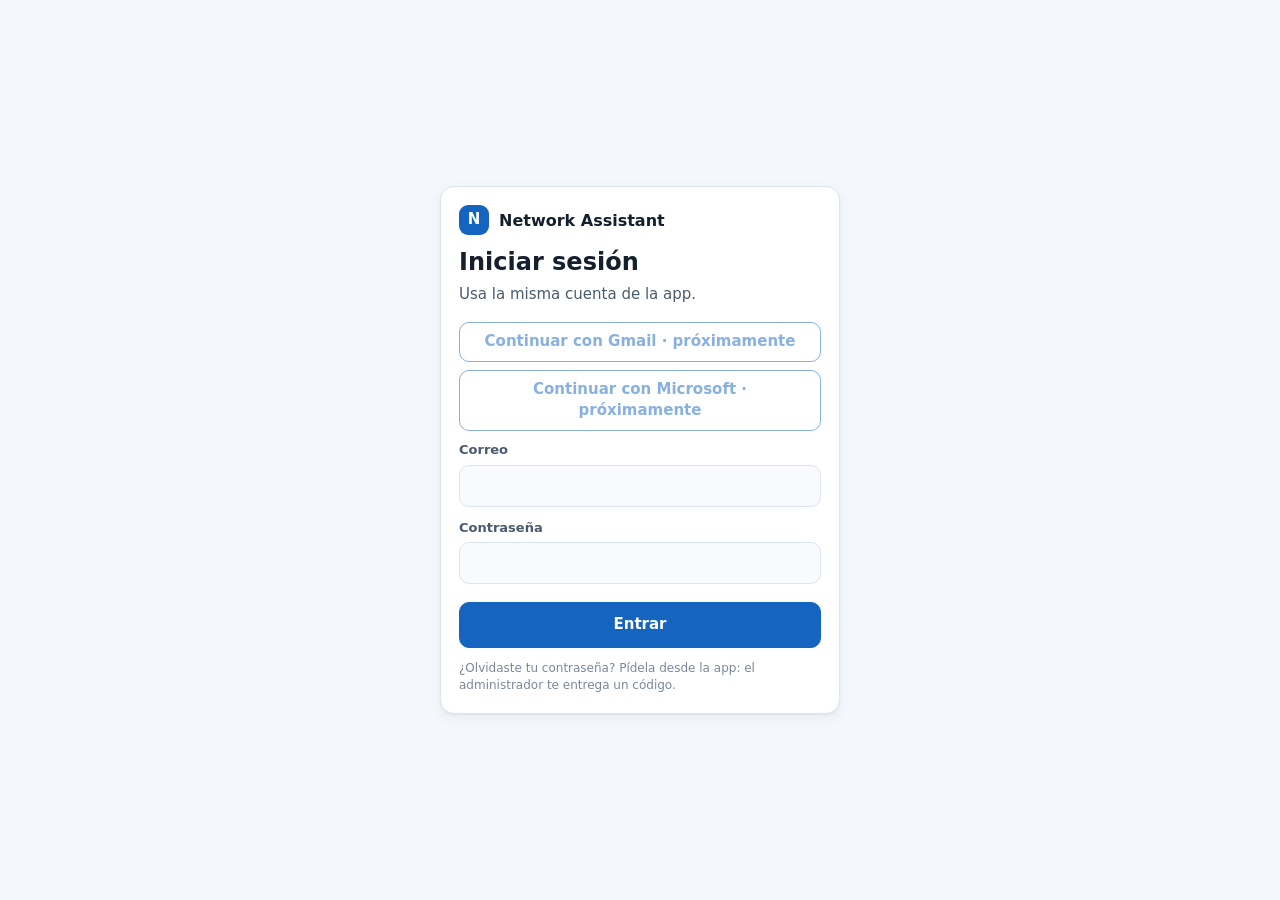
<file: src/main/resources/static/web/index.html>
<!doctype html>
<html lang="es">
<head>
<meta charset="utf-8">
<meta name="viewport" content="width=device-width,initial-scale=1">
<title>Network Assistant</title>
<link rel="icon" href="data:image/svg+xml,%3Csvg xmlns='http://www.w3.org/2000/svg' viewBox='0 0 32 32'%3E%3Crect width='32' height='32' rx='9' fill='%231565C0'/%3E%3Cpath d='M8 21l5-6 4 4 7-9' fill='none' stroke='%23fff' stroke-width='3' stroke-linecap='round' stroke-linejoin='round'/%3E%3C/svg%3E">
<link rel="stylesheet" href="app.css">
<script>try{var t=localStorage.getItem('na.theme');if(t==='dark'||(!t&&matchMedia('(prefers-color-scheme: dark)').matches))document.documentElement.dataset.theme='dark'}catch(e){}</script>
</head>
<body>
<div id="root"></div>
<script type="module" src="app.js"></script>
</body>
</html>
</file>
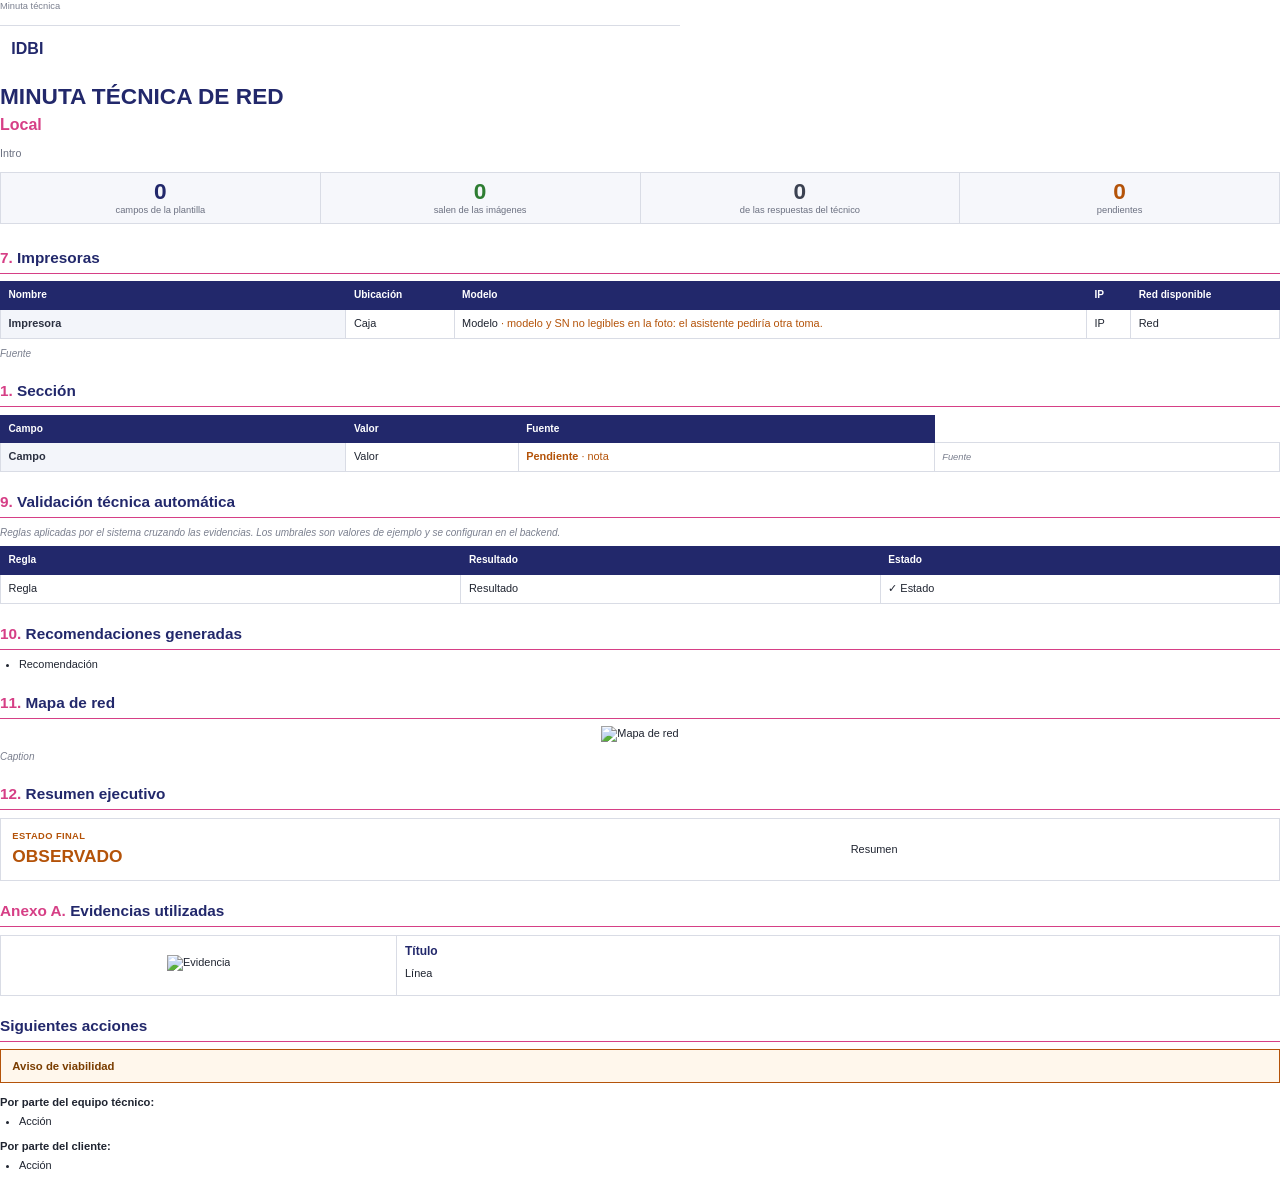
<file: src/main/resources/templates/minuta.html>
<!DOCTYPE html>
<html xmlns:th="http://www.thymeleaf.org" lang="es">
<head>
<meta charset="UTF-8"/>
<title>Minuta técnica de red</title>
<style>
@page {
  size: A4;
  margin: 30mm 15mm 18mm 15mm;
  @top-center { content: element(pageHeader); width: 180mm; vertical-align: bottom; }
  @bottom-left { content: "Generada por el Asistente Virtual de Red"; font-family: 'Minuta'; font-size: 7pt; color: #8a8f9c; }
  @bottom-right { content: "Página " counter(page) " de " counter(pages); font-family: 'Minuta'; font-size: 8pt; color: #5b6070; }
}
* { box-sizing: border-box; }
body { font-family: 'Minuta', 'Symbols', sans-serif; font-size: 8.2pt; line-height: 1.45; color: #1f2430; margin: 0; }
.sym { font-family: 'Symbols', 'Minuta', sans-serif; }

#pageHeader { position: running(pageHeader); width: 180mm; border-bottom: 0.6pt solid #d9dce5; padding-bottom: 1.5mm; }
#pageHeader table { width: 100%; border-collapse: collapse; }
#pageHeader td { border: none; padding: 0; vertical-align: bottom; }
#pageHeader .meta { text-align: left; font-size: 7pt; color: #7a7f8e; padding-bottom: 1.5mm; }

.viability { border: 0.8pt solid #b45309; background: #fff7ec; color: #7a3d00; font-weight: bold; padding: 2mm 3mm; margin: 1mm 0 3mm 0; font-size: 8.5pt; }
h1 { font-size: 17pt; color: #22286b; margin: 0; line-height: 1.15; }
.subtitle { font-size: 12pt; font-weight: bold; color: #d63f86; margin: 1mm 0 2.5mm 0; }
.intro { color: #6b7080; font-size: 8pt; margin: 0 0 3mm 0; }

table.kpis { width: 100%; border-collapse: collapse; border: 0.6pt solid #d9dce5; background: #f6f7fb; margin-bottom: 6mm; }
table.kpis td { width: 25%; text-align: center; padding: 1.5mm 1mm; border-left: 0.6pt solid #d9dce5; }
table.kpis td:first-child { border-left: none; }
table.kpis .n { font-size: 17pt; font-weight: bold; line-height: 1.1; }
table.kpis .l { font-size: 7pt; color: #6b7080; }

h2 { font-size: 11.5pt; color: #22286b; margin: 5mm 0 2mm 0; padding-bottom: 1mm; border-bottom: 0.8pt solid #d63f86; page-break-after: avoid; }
h2 .num { color: #d63f86; }

table.t { width: 100%; border-collapse: collapse; margin-bottom: 2mm; page-break-inside: auto; }
table.t tr { page-break-inside: avoid; }
table.t th { background: #22286b; color: #ffffff; text-align: left; font-size: 7.6pt; padding: 1.6mm 2mm; border: 0.6pt solid #22286b; }
table.t td { border: 0.6pt solid #d9dce5; padding: 1.6mm 2mm; vertical-align: middle; }
table.t td.k { background: #f3f5fa; font-weight: bold; color: #2b3040; width: 27%; }
table.t td.src { font-style: italic; color: #7a7f8e; font-size: 7pt; width: 27%; }
table.t tr.pending td { background: #fff6ec; }
table.t tr.pending td.k { background: #fff6ec; }
.pend { color: #b45309; }
.pend b { color: #b45309; }
.warn-text { color: #b45309; }
.ok-text { color: #2e7d32; }

table.t td.st { font-weight: bold; text-align: left; width: 18%; }
table.rules td:first-child { width: 36%; }
table.t td.st.ok { background: #e8f5e9; color: #2e7d32; }
table.t td.st.warn { background: #fff3e6; color: #b45309; }

.note { color: #7a7f8e; font-size: 7.5pt; font-style: italic; margin: 1mm 0 0 0; }
ul.rec { margin: 0 0 2mm 0; padding-left: 5mm; }
ul.rec li { margin-bottom: 1.6mm; }

.map { text-align: center; margin: 2mm 0; }
.map img { width: 100%; }

table.exec { width: 100%; border-collapse: collapse; border: 0.6pt solid #d9dce5; }
table.exec td { padding: 3mm; vertical-align: middle; }
table.exec td.status { width: 25%; text-align: center; background: #fff3e6; border-right: 0.6pt solid #d9dce5; }
table.exec td.status.ok { background: #e8f5e9; }
table.exec .lbl { font-size: 7pt; font-weight: bold; color: #b45309; letter-spacing: 0.3pt; }
table.exec .val { font-size: 13pt; font-weight: bold; color: #b45309; }
table.exec td.status.ok .lbl, table.exec td.status.ok .val { color: #2e7d32; }

.annex-title { page-break-before: always; }
table.annex { width: 100%; border-collapse: collapse; }
table.annex tr { page-break-inside: avoid; }
table.annex td { border: 0.6pt solid #d9dce5; padding: 2mm; vertical-align: top; }
table.annex td.img { width: 31%; text-align: center; vertical-align: middle; }
table.annex td.img img { width: 100%; max-height: 52mm; margin-bottom: 1mm; }
table.annex .ttl { color: #22286b; font-weight: bold; font-size: 9pt; margin-bottom: 1.5mm; }
table.annex p { margin: 0 0 1.4mm 0; }

.actions h3 { font-size: 8.4pt; margin: 2mm 0 1mm 0; color: #1f2430; }
</style>
</head>
<body>

<div id="pageHeader">
  <table><tr>
    <td class="meta"><span th:text="'Minuta técnica · ' + ${doc.subtitle} + ' · ' + ${doc.date}">Minuta técnica</span></td>
  </tr></table>
</div>

<div class="brand" style="margin:0 0 3mm 0;"><img th:if="${empresaLogo}" th:src="${empresaLogo}" style="height:46px; vertical-align:middle; margin-right:3mm;"/><b style="font-size:12pt; color:#22286b; vertical-align:middle;" th:text="${empresaNombre}">IDBI</b></div>
<h1 th:text="${doc.title}">MINUTA TÉCNICA DE RED</h1>
<div class="subtitle" th:text="${doc.subtitle}">Local</div>
<p class="intro" th:text="${doc.intro}">Intro</p>

<table class="kpis"><tr>
  <td><div class="n" style="color:#22286b" th:text="${doc.kpis.fields}">0</div><div class="l">campos de la plantilla</div></td>
  <td><div class="n" style="color:#2e7d32" th:text="${doc.kpis.fromImages}">0</div><div class="l">salen de las imágenes</div></td>
  <td><div class="n" style="color:#3b4252" th:text="${doc.kpis.fromChat}">0</div><div class="l">de las respuestas del técnico</div></td>
  <td><div class="n" style="color:#b45309" th:text="${doc.kpis.pending}">0</div><div class="l">pendientes</div></td>
</tr></table>

<th:block th:each="sec : ${doc.sections}">

  <!-- 7. Impresoras: tabla propia entre las secciones 6 y 8 -->
  <th:block th:if="${sec.number == 8 and !#lists.isEmpty(doc.printers)}">
    <h2><span class="num">7.</span> Impresoras</h2>
    <table class="t">
      <tr><th>Nombre</th><th>Ubicación</th><th>Modelo</th><th>IP</th><th>Red disponible</th></tr>
      <tr th:each="p : ${doc.printers}">
        <td class="k" th:text="${p.nombre}">Impresora</td>
        <td th:text="${p.ubicacion}">Caja</td>
        <td><span th:text="${p.modelo}">Modelo</span><span th:if="${p.modeloPending}" class="warn-text"> · modelo y SN no legibles en la foto: el asistente pediría otra toma.</span></td>
        <td th:text="${p.ip}">IP</td>
        <td th:class="${p.redOk} ? 'ok-text'" th:text="${p.red}">Red</td>
      </tr>
    </table>
    <p class="note" th:text="${doc.printersSource}">Fuente</p>
  </th:block>

  <h2><span class="num" th:text="${sec.number} + '.'">1.</span> <span th:text="${sec.title}">Sección</span></h2>
  <table class="t">
    <tr><th>Campo</th><th>Valor</th><th>Fuente</th></tr>
    <tr th:each="r : ${sec.rows}" th:class="${r.pending} ? 'pending'">
      <td class="k" th:text="${r.label}">Campo</td>
      <td th:if="${!r.pending}" th:text="${r.value}">Valor</td>
      <td th:if="${r.pending}" class="pend"><b>Pendiente</b> · <span th:text="${r.pendingNote}">nota</span></td>
      <td class="src" th:text="${r.source}">Fuente</td>
    </tr>
  </table>
</th:block>

<h2><span class="num">9.</span> Validación técnica automática</h2>
<p class="note" style="margin-bottom:1.5mm">Reglas aplicadas por el sistema cruzando las evidencias. Los umbrales son valores de ejemplo y se configuran en el backend.</p>
<table class="t rules">
  <tr><th>Regla</th><th>Resultado</th><th>Estado</th></tr>
  <tr th:each="r : ${doc.rules}">
    <td th:text="${r.rule}">Regla</td>
    <td th:text="${r.result}">Resultado</td>
    <td th:class="'st ' + (${r.status == 'CUMPLE' or r.status == 'VERIFICADO' or r.status == 'APLICADO'} ? 'ok' : 'warn')">
      <span class="sym" th:text="${r.status == 'CUMPLE' or r.status == 'VERIFICADO' or r.status == 'APLICADO'} ? '✓' : '⚠'">✓</span>
      <span th:text="${r.status == 'CUMPLE'} ? 'Cumple' : (${r.status == 'VERIFICADO'} ? 'Verificado' : (${r.status == 'APLICADO'} ? 'Aplicado' : (${r.status == 'REVISAR'} ? 'Revisar' : (${r.status == 'INCOMPLETO'} ? 'Incompleto' : (${r.status == 'SIN_DATO'} ? 'Sin dato' : 'Observado')))))">Estado</span>
    </td>
  </tr>
</table>

<h2><span class="num">10.</span> Recomendaciones generadas</h2>
<ul class="rec">
  <li th:each="rec : ${doc.recommendations}" th:text="${rec}">Recomendación</li>
</ul>

<th:block th:if="${mapImage != null}">
  <h2><span class="num">11.</span> Mapa de red</h2>
  <div class="map"><img th:src="${mapImage}" alt="Mapa de red"/></div>
  <p class="note" th:text="${doc.mapCaption}">Caption</p>
</th:block>

<h2><span class="num">12.</span> Resumen ejecutivo</h2>
<table class="exec"><tr>
  <td th:class="'status ' + (${doc.finalStatus == 'APTO'} ? 'ok' : '')">
    <div class="lbl">ESTADO FINAL</div>
    <div class="val" th:text="${doc.finalStatus}">OBSERVADO</div>
  </td>
  <td th:text="${doc.executiveSummary}">Resumen</td>
</tr></table>

<h2 class="annex-title"><span class="num">Anexo A.</span> Evidencias utilizadas</h2>
<table class="annex">
  <tr th:each="a, st : ${doc.annexA}">
    <td class="img">
      <img th:each="src : ${annexImages[st.index]}" th:src="${src}" alt="Evidencia"/>
    </td>
    <td>
      <div class="ttl" th:text="${a.title}">Título</div>
      <p th:each="line : ${a.lines}" th:text="${line}">Línea</p>
    </td>
  </tr>
</table>

<div class="actions">
  <h2>Siguientes acciones</h2>
  <div class="viability" th:if="${doc.viabilityNotice != null and !#strings.isEmpty(doc.viabilityNotice)}" th:text="${doc.viabilityNotice}">Aviso de viabilidad</div>
  <th:block th:if="${!#lists.isEmpty(doc.actionsId)}">
    <h3>Por parte del equipo técnico:</h3>
    <ul class="rec"><li th:each="x : ${doc.actionsId}" th:text="${x}">Acción</li></ul>
  </th:block>
  <th:block th:if="${!#lists.isEmpty(doc.actionsClient)}">
    <h3 th:text="'Por parte de ' + ${doc.subtitle} + ':'">Por parte del cliente:</h3>
    <ul class="rec"><li th:each="x : ${doc.actionsClient}" th:text="${x}">Acción</li></ul>
  </th:block>
</div>

</body>
</html>
</file>
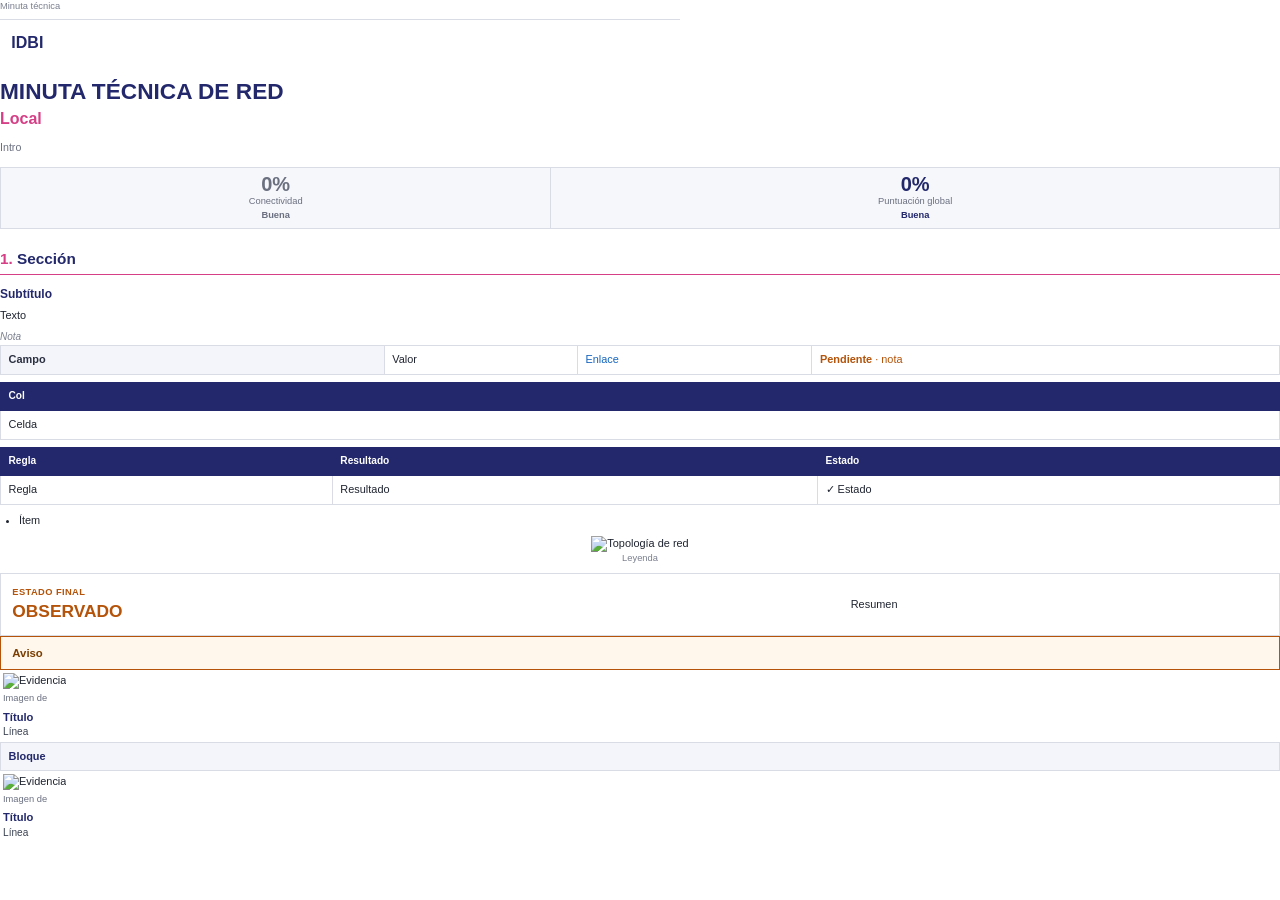
<file: src/main/resources/templates/minuta2.html>
<!DOCTYPE html>
<html xmlns:th="http://www.thymeleaf.org" lang="es">
<head>
<meta charset="UTF-8"/>
<title>Minuta técnica de red</title>
<style>
@page {
  size: A4;
  margin: 24mm 15mm 18mm 15mm;
  @top-center { content: element(pageHeader); width: 180mm; vertical-align: bottom; }
  @bottom-left { content: "Generada por el Asistente Virtual de Red"; font-family: 'Minuta'; font-size: 7pt; color: #8a8f9c; }
  @bottom-right { content: "Página " counter(page) " de " counter(pages); font-family: 'Minuta'; font-size: 8pt; color: #5b6070; }
}
* { box-sizing: border-box; }
body { font-family: 'Minuta', 'Symbols', sans-serif; font-size: 8.2pt; line-height: 1.45; color: #1f2430; margin: 0; }
.sym { font-family: 'Symbols', 'Minuta', sans-serif; }
#pageHeader { position: running(pageHeader); width: 180mm; border-bottom: 0.6pt solid #d9dce5; padding-bottom: 1.5mm; font-size: 7pt; color: #7a7f8e; }
h1 { font-size: 17pt; color: #22286b; margin: 0; line-height: 1.15; }
.subtitle { font-size: 12pt; font-weight: bold; color: #d63f86; margin: 1mm 0 2.5mm 0; }
.intro { color: #6b7080; font-size: 8pt; margin: 0 0 3mm 0; }
table.kpis { width: 100%; border-collapse: collapse; border: 0.6pt solid #d9dce5; background: #f6f7fb; margin-bottom: 4mm; }
table.kpis td { text-align: center; padding: 1.5mm 1mm; border-left: 0.6pt solid #d9dce5; font-size: 7pt; color: #6b7080; }
table.kpis td:first-child { border-left: none; }
table.kpis .n { font-size: 15pt; font-weight: bold; line-height: 1.1; }
h2 { font-size: 11.5pt; color: #22286b; margin: 5mm 0 2mm 0; padding-bottom: 1mm; border-bottom: 0.8pt solid #d63f86; page-break-after: avoid; }
h2 .num { color: #d63f86; }
h2.annex { page-break-before: always; }
h3 { font-size: 9pt; color: #22286b; margin: 3mm 0 1.2mm 0; page-break-after: avoid; }
table.t { width: 100%; border-collapse: collapse; margin-bottom: 2mm; }
table.t tr { page-break-inside: avoid; }
table.t th { background: #22286b; color: #ffffff; text-align: left; font-size: 7.6pt; padding: 1.6mm 2mm; border: 0.6pt solid #22286b; }
table.t td { border: 0.6pt solid #d9dce5; padding: 1.6mm 2mm; vertical-align: middle; }
table.t td.k { background: #f3f5fa; font-weight: bold; color: #2b3040; width: 30%; }
table.t tr.pending td { background: #fff6ec; }
.pend { color: #b45309; }
.bad { color: #b42318; }
.okc { color: #2e7d32; }
table.t td.st { font-weight: bold; width: 18%; }
table.t td.st.ok { background: #e8f5e9; color: #2e7d32; }
table.t td.st.warn { background: #fff3e6; color: #b45309; }
ul.rec { margin: 0 0 2mm 0; padding-left: 5mm; }
ul.rec li { margin-bottom: 1.4mm; }
p { margin: 0 0 1.6mm 0; }
.note { color: #7a7f8e; font-size: 7.5pt; font-style: italic; margin: 1mm 0 0 0; }
.map { text-align: center; margin: 2mm 0; page-break-inside: avoid; }
.map img { width: 180mm; height: 127.5mm; }
.maplegend { text-align: center; color: #7a7f8e; font-size: 7pt; }
table.exec { width: 100%; border-collapse: collapse; border: 0.6pt solid #d9dce5; }
table.exec td { padding: 3mm; vertical-align: middle; }
table.exec td.status { width: 25%; text-align: center; background: #fff3e6; border-right: 0.6pt solid #d9dce5; }
table.exec td.status.ok { background: #e8f5e9; }
table.exec .lbl { font-size: 7pt; font-weight: bold; color: #b45309; letter-spacing: 0.3pt; }
table.exec .val { font-size: 13pt; font-weight: bold; color: #b45309; }
table.exec td.status.ok .lbl, table.exec td.status.ok .val { color: #2e7d32; }
.viability { border: 0.8pt solid #b45309; background: #fff7ec; color: #7a3d00; font-weight: bold; padding: 2mm 3mm; font-size: 8.5pt; }
table.grid { width: 100%; border-collapse: collapse; margin-bottom: 2mm; }
table.grid td { width: 50%; vertical-align: top; padding: 1.5mm; border: 0.6pt solid #d9dce5; text-align: center; }
table.grid.c3 td { width: 33.3%; }
table.grid img { width: 100%; max-height: 62mm; }
table.grid.c3 img { max-height: 48mm; }
.cap { font-size: 7pt; color: #6b7080; margin: 0.8mm 0; }
.ttl { color: #22286b; font-weight: bold; font-size: 8.4pt; }
.lines { font-size: 7.6pt; color: #3b4252; text-align: left; }
.blockh { background: #f3f5fa; font-weight: bold; color: #22286b; padding: 1.4mm 2mm; border: 0.6pt solid #d9dce5; page-break-after: avoid; }
.lnk { word-break: break-all; }
</style>
</head>
<body>
<div id="pageHeader" th:text="${doc.header}">Minuta técnica</div>

<div class="brand" style="margin:0 0 3mm 0;"><img th:if="${empresaLogo}" th:src="${empresaLogo}" style="height:46px; vertical-align:middle; margin-right:3mm;"/><b style="font-size:12pt; color:#22286b; vertical-align:middle;" th:text="${empresaNombre}">IDBI</b></div>
<h1 th:text="${doc.title}">MINUTA TÉCNICA DE RED</h1>
<div class="subtitle" th:text="${doc.subtitle}">Local</div>
<p class="intro" th:text="${doc.intro}">Intro</p>

<table class="kpis"><tr>
  <td th:each="k : ${doc.kpis}"><div class="n" th:style="'color:' + ${k.color}" th:text="${k.value} + '%'">0%</div><span th:text="${k.label}">Conectividad</span><br/><b th:style="'color:' + ${k.color}" th:text="${k.level}">Buena</b></td>
  <td><div class="n" style="color:#22286b" th:text="${doc.global.value} + '%'">0%</div><span>Puntuación global</span><br/><b style="color:#22286b" th:text="${doc.global.level}">Buena</b></td>
</tr></table>

<th:block th:each="b : ${doc.blocks}">
  <h2 th:if="${b.t == 'h2'}" th:class="${b.cls}"><span class="num" th:text="${b.n}">1.</span> <span th:text="${b.text}">Sección</span></h2>
  <h3 th:if="${b.t == 'h3'}" th:text="${b.text}">Subtítulo</h3>
  <p th:if="${b.t == 'para'}"><b th:if="${b.b != null}" th:text="${b.b} + ' '"></b><span th:text="${b.text}">Texto</span></p>
  <p th:if="${b.t == 'note'}" class="note" th:text="${b.text}">Nota</p>

  <table th:if="${b.t == 'kv'}" class="t">
    <tr th:each="r : ${b.rows}" th:class="${r.pending} ? 'pending'">
      <td class="k" th:text="${r.label}">Campo</td>
      <td th:if="${(r.pending == null or !r.pending) and r.href == null}" th:class="${r.bad} ? 'bad'" th:text="${r.value}">Valor</td>
      <td th:if="${(r.pending == null or !r.pending) and r.href != null}"><a th:href="${r.href}" th:text="${r.value}" style="color:#1565c0">Enlace</a></td>
      <td th:if="${r.pending != null and r.pending}" class="pend"><b>Pendiente</b> · <span th:text="${r.note}">nota</span></td>
    </tr>
  </table>

  <table th:if="${b.t == 'table'}" class="t">
    <tr th:if="${b.head != null}"><th th:each="h : ${b.head}" th:text="${h}">Col</th></tr>
    <tr th:each="r : ${b.rows}">
      <td th:each="c, st : ${r.cells}" th:class="(${st.first and b.firstBold} ? 'k ' : '') + (${st.last and (r.badLast == true or r.lastCls == 'bad')} ? 'bad' : (${st.last and r.lastCls == 'ok'} ? 'okc' : ''))" th:text="${c}">Celda</td>
    </tr>
  </table>

  <table th:if="${b.t == 'rules'}" class="t">
    <tr><th>Regla</th><th>Resultado</th><th>Estado</th></tr>
    <tr th:each="r : ${b.rows}">
      <td th:text="${r.rule}">Regla</td>
      <td th:text="${r.result}">Resultado</td>
      <td th:class="'st ' + (${r.ok} ? 'ok' : 'warn')"><span class="sym" th:text="${r.ok} ? '✓' : '⚠'">✓</span> <span th:text="${r.status}">Estado</span></td>
    </tr>
  </table>

  <ul th:if="${b.t == 'ul'}" class="rec"><li th:each="i : ${b.items}"><b th:if="${i.b != null}" th:text="${i.b} + ' '"></b><span th:text="${i.text}">Ítem</span></li></ul>

  <div th:if="${b.t == 'map' and mapImage != null}" class="map"><img th:src="${mapImage}" alt="Topología de red"/><div class="maplegend" th:text="${doc.mapLegend}">Leyenda</div></div>

  <table th:if="${b.t == 'exec'}" class="exec"><tr>
    <td th:class="'status ' + (${b.ok} ? 'ok' : '')"><div class="lbl">ESTADO FINAL</div><div class="val" th:text="${b.status}">OBSERVADO</div></td>
    <td th:text="${b.text}">Resumen</td>
  </tr></table>

  <div th:if="${b.t == 'viab'}" class="viability" th:text="${b.text}">Aviso</div>

  <table th:if="${b.t == 'grid'}" th:class="'grid c' + ${b.cols}">
    <tr th:each="row : ${b.rows}">
      <td th:each="cell : ${row}">
        <th:block th:if="${cell != null}">
          <img th:each="src : ${cell.images}" th:src="${src}" alt="Evidencia"/>
          <div class="cap" th:text="${cell.caption}">Imagen de</div>
          <div class="ttl" th:text="${cell.title}">Título</div>
          <div class="lines"><div th:each="l : ${cell.lines}" th:text="${l}">Línea</div></div>
        </th:block>
      </td>
    </tr>
  </table>

  <th:block th:if="${b.t == 'block'}">
    <div class="blockh" th:text="${b.heading}">Bloque</div>
    <table th:class="'grid c' + ${b.cols}">
      <tr th:each="row : ${b.rows}">
        <td th:each="cell : ${row}">
          <th:block th:if="${cell != null}">
            <img th:each="src : ${cell.images}" th:src="${src}" alt="Evidencia"/>
            <div class="cap" th:text="${cell.caption}">Imagen de</div>
            <div class="ttl" th:text="${cell.title}">Título</div>
            <div class="lines"><div th:each="l : ${cell.lines}" th:text="${l}">Línea</div></div>
          </th:block>
        </td>
      </tr>
    </table>
  </th:block>
</th:block>
</body>
</html>
</file>
<file: src/main/resources/static/web/app.css>
/* Network Assistant · panel web. Tokens del modo claro y del modo noche (docs/0.0.7 §32). */
:root{
  --bg:#F4F7FB; --s1:#FFFFFF; --s2:#F8FAFD; --s3:#E9EFF7; --bd:#DDE5EF;
  --tx:#14202E; --tx2:#4B5B6E; --tx3:#7A889A;
  --pri:#1565C0; --pri-tx:#1565C0; --pri-fg:#FFFFFF; --head:#0D47A1;
  --ok:#2E7D32; --ok-bg:#E8F5E9; --warn:#8A4B00; --warn-bg:#FFF3E0; --err:#C62828; --err-bg:#FDECEA;
  --info:#1565C0; --info-bg:#E3F2FD; --lila:#5E35B1; --lila-bg:#EDE7F6;
  --sh:0 1px 2px rgba(15,30,50,.06),0 4px 14px rgba(15,30,50,.05);
}
:root[data-theme="dark"]{
  --bg:#0F141A; --s1:#18202A; --s2:#202A36; --s3:#283444; --bd:#2C3846;
  --tx:#E7ECF2; --tx2:#A9B4C2; --tx3:#7F8B99;
  --pri:#2B7BD6; --pri-tx:#8EC5FF; --pri-fg:#FFFFFF; --head:#13345E;
  --ok:#7FD39A; --ok-bg:rgba(76,175,80,.16); --warn:#FFC27A; --warn-bg:rgba(255,167,38,.16); --err:#FF9C9C; --err-bg:rgba(239,83,80,.16);
  --info:#8EC5FF; --info-bg:rgba(66,165,245,.16); --lila:#C7B4FF; --lila-bg:rgba(149,117,205,.2);
  --sh:none;
}
*{box-sizing:border-box}
html,body{margin:0;height:100%}
body{background:var(--bg);color:var(--tx);font:15px/1.45 "Inter",system-ui,-apple-system,"Segoe UI",Roboto,sans-serif;-webkit-font-smoothing:antialiased}
h1,h2,h3,p{margin:0}
button,input,select,textarea{font:inherit;color:inherit}
a{color:var(--pri-tx)}
.sr{position:absolute;width:1px;height:1px;overflow:hidden;clip:rect(0 0 0 0);white-space:nowrap}

/* estructura */
#root{min-height:100%}
.shell{display:grid;grid-template-columns:248px 1fr;min-height:100vh}
.side{background:var(--s1);border-right:1px solid var(--bd);display:flex;flex-direction:column;position:sticky;top:0;height:100vh;padding:18px 12px}
.brand{display:flex;align-items:center;gap:10px;padding:2px 10px 16px;font-weight:700;font-size:16px}
.brand i{width:30px;height:30px;border-radius:9px;background:var(--pri);display:grid;place-items:center;color:#fff;font-style:normal;font-size:15px}
.nav{display:flex;flex-direction:column;gap:2px;overflow:auto;flex:1}
.nav a,.nav .soon{display:flex;align-items:center;gap:10px;padding:9px 12px;border-radius:10px;color:var(--tx2);text-decoration:none;font-weight:500;cursor:pointer}
.nav a:hover{background:var(--s3)}
.nav a.on{background:var(--info-bg);color:var(--pri-tx);font-weight:600}
.nav .soon{opacity:.55;cursor:default}
.nav .soon small{margin-left:auto;font-size:11px;color:var(--tx3)}
.nav svg{width:18px;height:18px;flex:none}
.sidefoot{border-top:1px solid var(--bd);padding-top:10px;display:flex;flex-direction:column;gap:6px}
.logout{color:var(--err);background:var(--err-bg);border:0;border-radius:10px;padding:9px 12px;text-align:left;font-weight:600;cursor:pointer}
.me{display:flex;align-items:center;gap:10px;padding:8px 10px;border-radius:10px;cursor:pointer;border:0;background:none;text-align:left;width:100%}
.me:hover{background:var(--s3)}
.av{width:34px;height:34px;border-radius:50%;background:var(--pri);color:#fff;display:grid;place-items:center;font-weight:700;font-size:13px;flex:none}
.me b{display:block;font-size:14px;line-height:1.2}.me span{font-size:12px;color:var(--tx3)}
.main{min-width:0}
.bar{background:var(--head);color:#fff;display:flex;align-items:center;justify-content:space-between;padding:12px 28px;gap:12px}
.bar h1{font-size:18px;font-weight:700}
.bar .sync{font-size:12px;opacity:.85}
.page{padding:24px 28px 56px;max-width:1180px}
.page>*+*{margin-top:18px}

/* componentes */
.card{background:var(--s1);border:1px solid var(--bd);border-radius:14px;padding:18px;box-shadow:var(--sh)}
.card h2{font-size:15px;margin-bottom:12px}
.grid{display:grid;gap:14px}
.g3{grid-template-columns:repeat(3,1fr)}.g4{grid-template-columns:repeat(4,1fr)}.g2{grid-template-columns:repeat(2,1fr)}
.kpi{cursor:pointer;border-top:3px solid var(--pri)}
.kpi.warn{border-top-color:#F57C00}.kpi.err{border-top-color:#D32F2F}.kpi.ok{border-top-color:#2E7D32}.kpi.lila{border-top-color:#7E57C2}
.kpi span{display:block;font-size:12px;letter-spacing:.04em;text-transform:uppercase;color:var(--tx3);font-weight:600}
.kpi b{display:block;font-size:30px;line-height:1.2;margin:4px 0 2px}
.kpi small{color:var(--tx2)}
.chip{display:inline-block;padding:2px 10px;border-radius:999px;font-size:12px;font-weight:600;background:var(--s3);color:var(--tx2)}
.chip.ok{background:var(--ok-bg);color:var(--ok)}.chip.warn{background:var(--warn-bg);color:var(--warn)}.chip.err{background:var(--err-bg);color:var(--err)}
.chip.info{background:var(--info-bg);color:var(--info)}.chip.lila{background:var(--lila-bg);color:var(--lila)}
.btn{border:1px solid var(--pri);background:transparent;color:var(--pri-tx);border-radius:10px;padding:8px 14px;font-weight:600;cursor:pointer}
.btn:hover{background:var(--info-bg)}
.btn.fill{background:var(--pri);color:var(--pri-fg)}.btn.fill:hover{filter:brightness(1.08)}
.btn.danger{border-color:var(--err);color:var(--err)}.btn.danger:hover{background:var(--err-bg)}
.btn:disabled{opacity:.5;cursor:default}
.btn.sm{padding:5px 10px;font-size:13px}
.row{display:flex;gap:10px;align-items:center;flex-wrap:wrap}
.sp{flex:1}
.muted{color:var(--tx2)}.tiny{font-size:12px;color:var(--tx3)}
.tabs{display:flex;gap:6px;flex-wrap:wrap}
.tab{border:1px solid var(--bd);background:var(--s1);border-radius:999px;padding:6px 14px;cursor:pointer;font-weight:600;color:var(--tx2)}
.tab.on{background:var(--pri);border-color:var(--pri);color:#fff}
table{width:100%;border-collapse:collapse}
th{text-align:left;font-size:12px;letter-spacing:.04em;text-transform:uppercase;color:var(--tx3);padding:8px 10px;border-bottom:1px solid var(--bd)}
td{padding:11px 10px;border-bottom:1px solid var(--bd);vertical-align:middle}
tr:last-child td{border-bottom:0}
tbody tr:hover{background:var(--s2)}
.tw{overflow-x:auto}
select,input[type=text],input[type=email],input[type=password],textarea{background:var(--s2);border:1px solid var(--bd);border-radius:10px;padding:9px 12px;width:100%}
select{width:auto;padding:6px 10px}
label.f{display:block;font-size:13px;font-weight:600;color:var(--tx2);margin-bottom:5px}
.empty{padding:28px;text-align:center;color:var(--tx3)}
.bars{display:flex;align-items:flex-end;gap:5px;height:130px}
.bars div{flex:1;display:flex;flex-direction:column;justify-content:flex-end;align-items:center;gap:4px;height:100%}
.bars i{display:block;width:100%;background:var(--pri);border-radius:5px 5px 0 0;min-height:2px}
.bars small{font-size:10px;color:var(--tx3)}
.prog{height:8px;background:var(--s3);border-radius:99px;overflow:hidden}.prog i{display:block;height:100%;background:var(--pri)}

/* login */
.auth{min-height:100vh;display:grid;place-items:center;padding:24px}
.auth .box{width:100%;max-width:400px}
.auth h1{font-size:24px;margin:10px 0 4px}
.pw{position:relative}.pw button{position:absolute;right:6px;top:50%;transform:translateY(-50%);border:0;background:none;cursor:pointer;color:var(--tx3);padding:6px}
.err-t{color:var(--err);background:var(--err-bg);padding:9px 12px;border-radius:10px;font-size:14px}
.sso{display:grid;gap:8px}

/* diálogo */
.ov{position:fixed;inset:0;background:rgba(10,18,28,.55);display:grid;place-items:center;padding:20px;z-index:50}
.dlg{background:var(--s1);border-radius:16px;max-width:560px;width:100%;padding:22px;max-height:90vh;overflow:auto}
.dlg.wide{max-width:900px;height:88vh;display:flex;flex-direction:column;padding:14px}
.dlg.wide iframe{flex:1;border:0;border-radius:10px;background:#fff}
.toast{position:fixed;left:50%;bottom:26px;transform:translateX(-50%);background:var(--tx);color:var(--bg);padding:10px 18px;border-radius:999px;font-weight:600;z-index:60}

@media(max-width:900px){
  .shell{grid-template-columns:1fr}
  .side{position:static;height:auto;flex-direction:row;flex-wrap:wrap;align-items:center;padding:10px}
  .nav{flex-direction:row;flex-wrap:wrap;overflow:visible}
  .sidefoot{border:0;flex-direction:row;padding:0}
  .g3,.g4,.g2{grid-template-columns:1fr}
  .page{padding:16px 14px 48px}
  .bar{padding:12px 16px}
}

.lista { margin: 0 0 4px 18px; padding: 0; color: var(--tx); }
.lista li { margin: 3px 0; line-height: 1.4; }

/* Panel y Reportes (diseño Panel.dc.html / Reportes.dc.html) */
.pn{display:flex;flex-direction:column;gap:18px}
.pn-fechas{gap:8px;flex-wrap:wrap}.pn-fechas input{width:auto}
a.kpi{display:block;text-decoration:none;color:inherit}
.kpi .chip{text-transform:none;letter-spacing:0;font-size:12px;color:inherit}
.kpi .chip.info{color:var(--info)}.kpi .chip.lila{color:var(--lila)}.kpi .chip.warn{color:var(--warn)}.kpi .chip.err{color:var(--err)}.kpi .chip.ok{color:var(--ok)}
.pn-kpis .kpi b{font-size:34px;margin:8px 0 10px}
.pn-kpis .kpi:hover{border-color:var(--pri)}
.pn-ico{width:32px;height:32px;border-radius:9px;background:var(--s3);color:var(--tx2);display:grid;place-items:center;flex:none}
.pn-ico svg{width:18px;height:18px}
.pn-go{color:var(--pri-tx);font-weight:600}
.pn-g21{display:grid;gap:14px;grid-template-columns:minmax(0,2fr) minmax(0,1fr)}
.pn-g3>.card{min-width:0}
.pn-bars{height:190px;margin-top:14px;gap:6px}
.pn-bars small{font-size:11px;color:var(--tx2)}
.pn-bars div small:first-child{font-weight:700;color:var(--tx)}
.pn-bars div small:last-child{font-size:10px;color:var(--tx3);white-space:nowrap}
.pn-dona{display:flex;align-items:center;gap:18px;flex-wrap:wrap;margin-top:12px}
.pn-dbox{position:relative;width:150px;height:150px;flex:none}.pn-dbox svg{width:100%;height:100%}
.pn-dc{position:absolute;inset:0;display:flex;flex-direction:column;align-items:center;justify-content:center}.pn-dc b{font-size:28px;line-height:1}.pn-dc small{color:var(--tx3)}
.pn-dl{flex:1;min-width:150px;display:flex;flex-direction:column;gap:8px}
.pn-pt{display:inline-block;width:10px;height:10px;border-radius:3px;flex:none}
.pn-al{display:flex;align-items:center;gap:12px;width:100%;text-align:left;background:none;border:0;border-bottom:1px solid var(--bd);padding:10px 0;cursor:pointer;color:inherit;font:inherit}
.pn-al:last-child{border-bottom:0}.pn-al:hover{background:var(--s2)}
.pn-al .n{min-width:36px;height:36px;border-radius:10px;display:grid;place-items:center;font-weight:700;background:var(--s3)}
.n.err{background:var(--err-bg);color:var(--err)}.n.ok{background:var(--ok-bg);color:var(--ok)}.n.warn{background:var(--warn-bg);color:var(--warn)}
.pn-h{display:grid;grid-template-columns:110px 1fr 28px;gap:10px;align-items:center;margin-bottom:10px}
.pn-h .prog{height:12px}
.pn-leg{display:flex;flex-wrap:wrap;gap:14px;margin-top:10px;font-size:12px;color:var(--tx2)}.pn-leg span{display:flex;align-items:center;gap:6px}
.pn-t{display:grid;grid-template-columns:34px minmax(90px,1.1fr) minmax(80px,2fr) 26px auto;gap:10px;align-items:center;padding:8px 0;border-bottom:1px solid var(--bd)}
.pn-t:last-child{border-bottom:0}
.pn-tn{font-size:14px;min-width:0}
.pn-st{display:flex;height:12px;border-radius:99px;overflow:hidden;background:var(--s3)}
.pn-tt{text-align:right}
.pn-ac{display:flex;gap:10px;padding:7px 0;border-bottom:1px solid var(--bd);font-size:14px}.pn-ac:last-child{border-bottom:0}.pn-ac .tiny{flex:none;width:88px}
.rp-f{padding:12px 14px}
.rp-dd{position:relative}
.rp-dd summary{list-style:none;cursor:pointer;border:1px solid var(--bd);background:var(--s2);border-radius:10px;padding:8px 12px;font-weight:600;font-size:14px;color:var(--tx2)}
.rp-dd summary::-webkit-details-marker{display:none}.rp-dd summary.on{border-color:var(--pri);color:var(--pri-tx)}
.rp-dm{position:absolute;z-index:20;top:calc(100% + 4px);left:0;min-width:180px;background:var(--s1);border:1px solid var(--bd);border-radius:12px;padding:10px 12px;box-shadow:0 8px 24px rgba(10,18,28,.2);display:flex;flex-direction:column;gap:8px;max-height:260px;overflow:auto}
.rp-dm input{width:auto}
.rp-row{cursor:pointer}.rp-row.sel,.rp-row.sel:hover{background:var(--info-bg)}
@media(max-width:900px){.pn-g21{grid-template-columns:1fr}.pn-t{grid-template-columns:30px 1fr auto}.pn-st,.pn-tt{display:none}.pn-h{grid-template-columns:90px 1fr 26px}.pn-ac .tiny{width:70px}}
.chip{white-space:nowrap}.rp-row td{white-space:nowrap}
@media(max-width:900px){.grid.g3.pn-kpis{grid-template-columns:repeat(2,1fr)}.pn-kpis .kpi{padding:12px}.pn-kpis .kpi b{font-size:26px}.pn-kpis .pn-go{display:none}.rp-f .row{gap:6px}}

/* Equipo y accesos · ficha, filtros y aviso de código; Mi cuenta */
.av.sm{width:30px;height:30px;font-size:12px}
.tab.sm{padding:4px 12px;font-size:13px}
input[type=search]{background:var(--s2);border:1px solid var(--bd);border-radius:10px;padding:8px 12px;width:100%}
.eq-aviso{border-color:#F57C00;background:var(--warn-bg)}
.eq-bar{align-items:center}
.eq-barra{width:140px;height:6px;border-radius:99px;background:var(--s3);overflow:hidden}.eq-barra i{display:block;height:100%;background:var(--pri)}
.eq-wrap{display:grid;grid-template-columns:minmax(0,1fr);gap:16px;align-items:start}
.eq-wrap.con{grid-template-columns:minmax(0,1fr) 320px}
.eq-main{min-width:0}.eq-main>.card+.card{margin-top:12px}
.eq-r{cursor:pointer}.eq-r:hover td,.row.eq-r:hover{background:var(--s3)}
tr.eq-r.on td,.row.eq-r.on{background:var(--info-bg)}
tr.eq-r.off td{opacity:.65}.row.eq-r.off{opacity:.65}
.eq-ficha{position:sticky;top:16px}
.cu-sw{padding:8px 0;border-bottom:1px solid var(--bd)}.cu-sw:last-child{border-bottom:0}
.cu-sw input{width:18px;height:18px;flex:none}
@media(max-width:900px){.eq-wrap.con{grid-template-columns:minmax(0,1fr)}.eq-ficha{position:static}.eq-bar .tabs{overflow-x:auto;flex-wrap:nowrap}}
</file>
